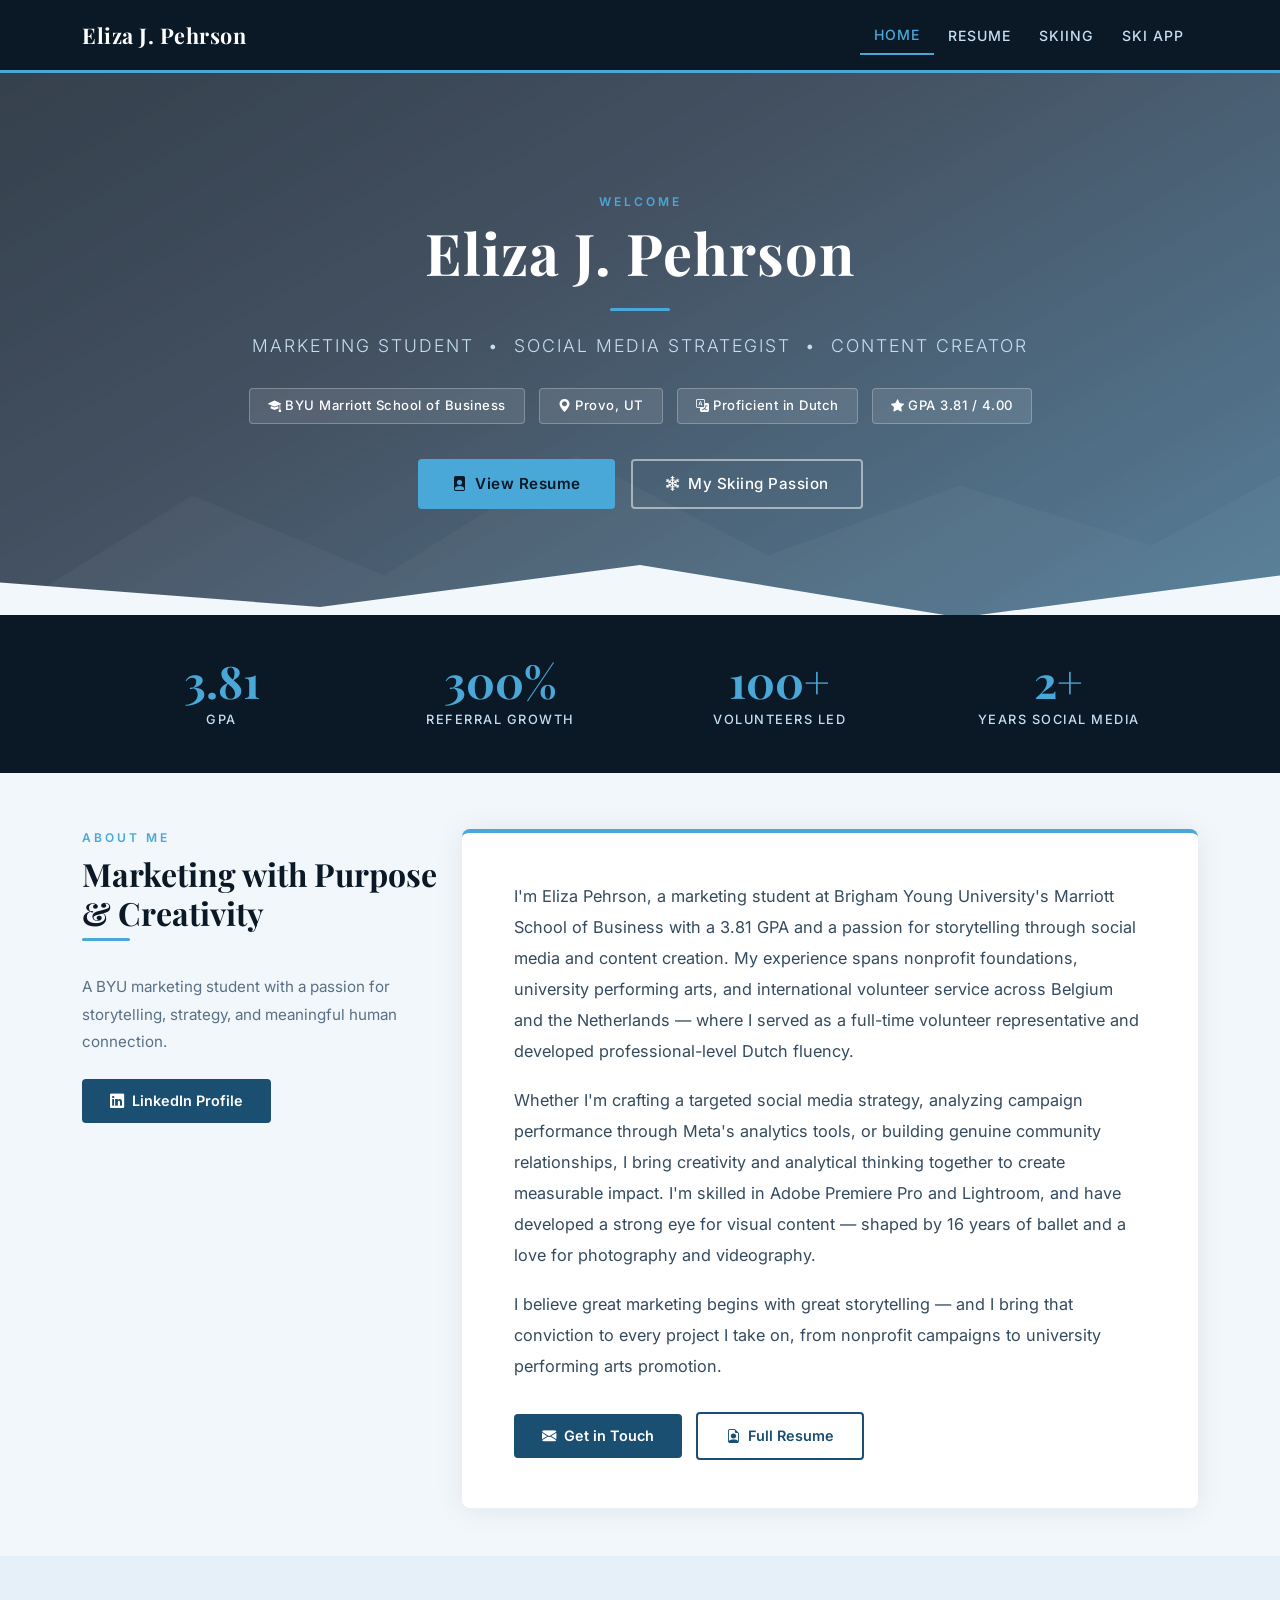
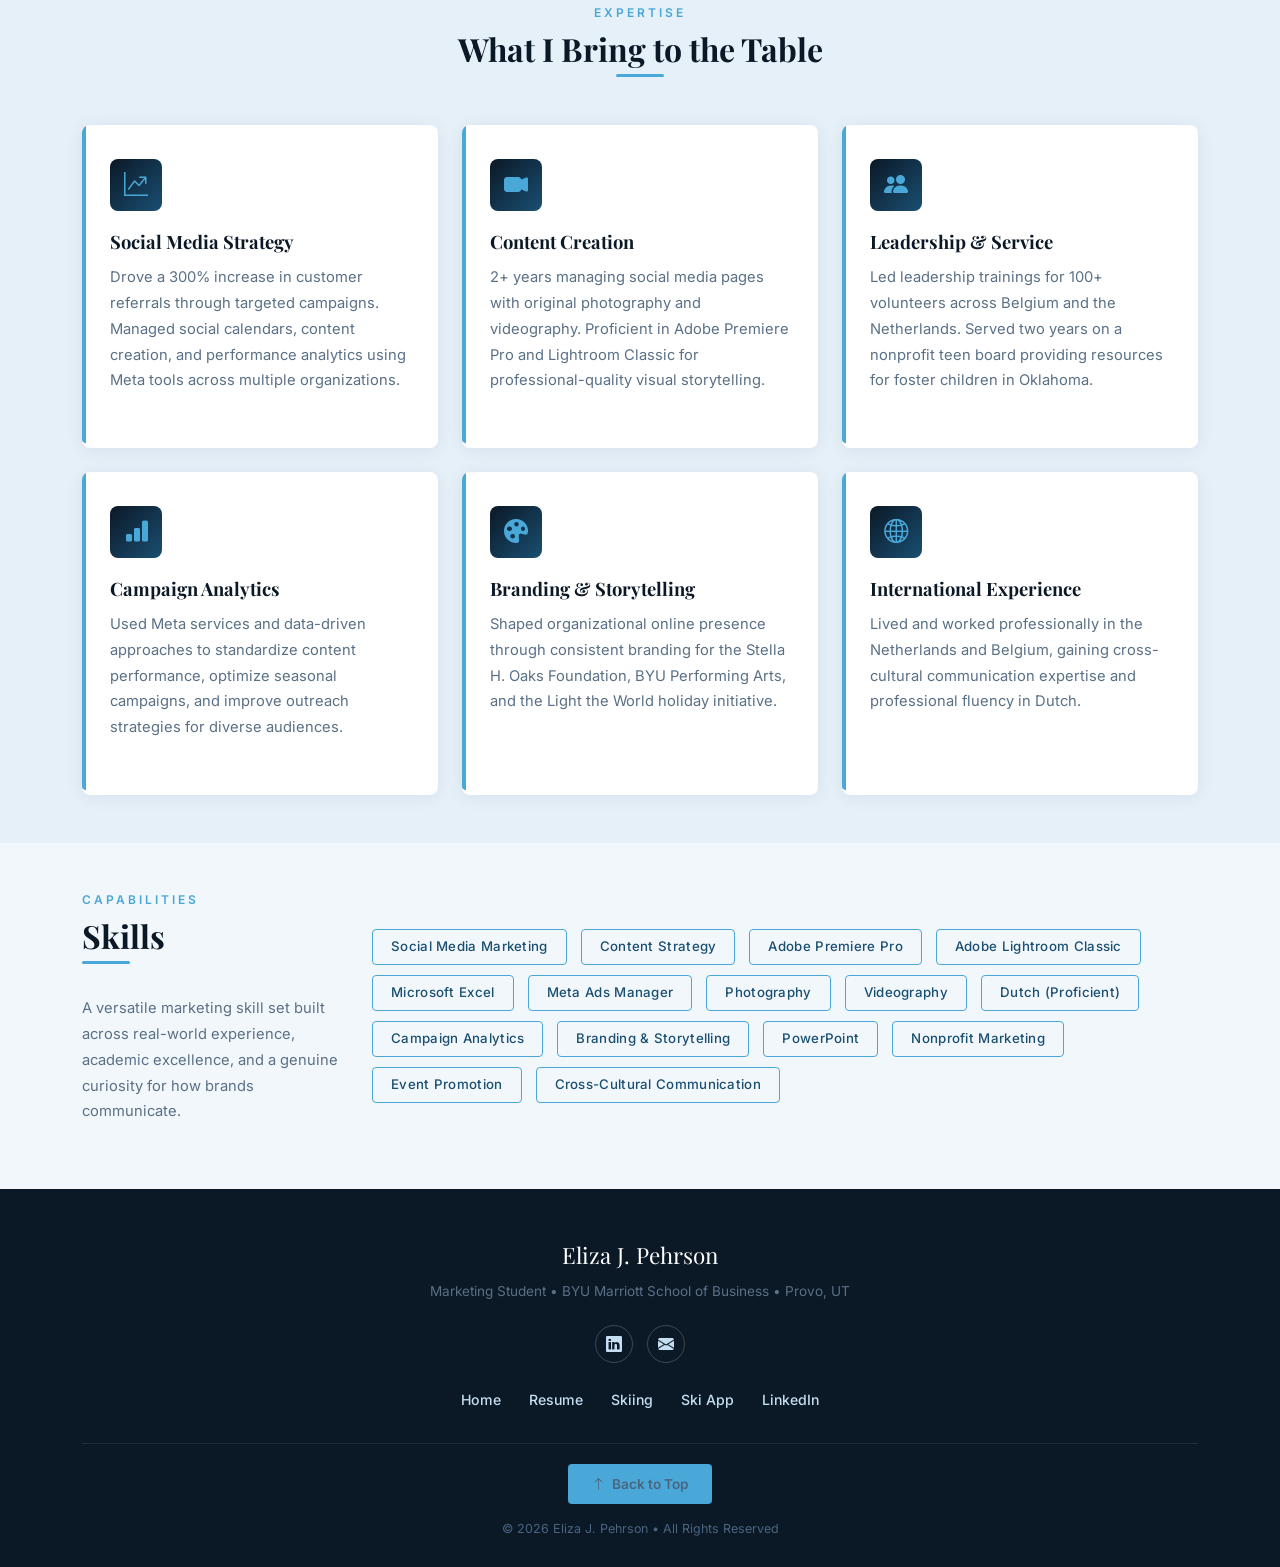
<file: index.html>
<!DOCTYPE html>
<html lang="en">
<head>
  <meta charset="UTF-8" />
  <meta name="viewport" content="width=device-width, initial-scale=1.0" />
  <title>Eliza J. Pehrson – Marketing Professional</title>
  <link rel="stylesheet" href="https://cdn.jsdelivr.net/npm/bootstrap@5.3.2/dist/css/bootstrap.min.css" />
  <link rel="stylesheet" href="https://cdn.jsdelivr.net/npm/bootstrap-icons@1.11.3/font/bootstrap-icons.min.css" />
  <link rel="preconnect" href="https://fonts.googleapis.com" />
  <link href="https://fonts.googleapis.com/css2?family=Playfair+Display:wght@400;700&family=Inter:wght@300;400;500;600&display=swap" rel="stylesheet" />
  <style>
    :root {
      --navy:   #0b1826;
      --navy2:  #132337;
      --blue:   #1a4f72;
      --mid:    #1f6291;
      --accent: #4aa8d8;
      --ice:    #c5def2;
      --snow:   #f2f7fb;
      --white:  #ffffff;
      --text:   #1e2d3d;
      --muted:  #5a7086;
    }

    body {
      font-family: 'Inter', sans-serif;
      background-color: var(--snow);
      color: var(--text);
    }

    /* ===== NAVBAR ===== */
    .navbar {
      background-color: var(--navy) !important;
      border-bottom: 3px solid var(--accent);
      padding: 14px 0;
    }
    .navbar-brand {
      color: #fff !important;
      font-family: 'Playfair Display', serif;
      font-size: 1.35rem;
      font-weight: 700;
      letter-spacing: 0.5px;
    }
    .nav-link {
      color: var(--ice) !important;
      font-size: 0.88rem;
      font-weight: 500;
      letter-spacing: 1px;
      text-transform: uppercase;
      padding: 8px 14px !important;
      transition: color 0.2s;
    }
    .nav-link:hover, .nav-link.active {
      color: var(--accent) !important;
    }
    .nav-link.active {
      border-bottom: 2px solid var(--accent);
    }

    /* ===== HERO ===== */
    .hero {
      background:
        linear-gradient(150deg, rgba(11,24,38,0.82) 0%, rgba(19,35,55,0.78) 40%, rgba(26,79,114,0.72) 100%),
        url('https://images.unsplash.com/photo-1506905925346-21bda4d32df4?w=1800&auto=format&fit=crop&q=80') center/cover no-repeat;
      color: #fff;
      padding: 120px 0 100px;
      position: relative;
      overflow: hidden;
    }
    .hero::after {
      content: '';
      position: absolute;
      bottom: -2px; left: 0; right: 0;
      height: 70px;
      background: var(--snow);
      clip-path: polygon(0 100%, 100% 100%, 100% 40%, 75% 100%, 50% 25%, 25% 85%, 0 50%);
    }
    /* Subtle mountain silhouette overlay */
    .hero::before {
      content: '';
      position: absolute;
      bottom: 0; left: 0; right: 0;
      height: 200px;
      background: rgba(255,255,255,0.03);
      clip-path: polygon(0 100%, 15% 40%, 30% 80%, 45% 20%, 60% 70%, 75% 35%, 90% 65%, 100% 30%, 100% 100%);
    }
    .hero h1 {
      font-family: 'Playfair Display', serif;
      font-size: 3.6rem;
      font-weight: 700;
      letter-spacing: 1px;
      line-height: 1.15;
    }
    .hero .subtitle {
      font-size: 1.1rem;
      font-weight: 300;
      color: var(--ice);
      letter-spacing: 2px;
      text-transform: uppercase;
      margin-top: 10px;
    }
    .hero .divider-line {
      width: 60px;
      height: 3px;
      background: var(--accent);
      margin: 22px auto;
      border-radius: 2px;
    }
    .hero .badge-tag {
      background-color: rgba(255,255,255,0.1);
      color: #fff;
      border: 1px solid rgba(255,255,255,0.25);
      border-radius: 4px;
      padding: 7px 18px;
      margin: 5px;
      font-size: 0.82rem;
      font-weight: 500;
      letter-spacing: 0.5px;
      display: inline-block;
    }
    .hero-btn-primary {
      background-color: var(--accent);
      color: var(--navy);
      border: none;
      padding: 14px 34px;
      border-radius: 4px;
      font-weight: 600;
      font-size: 0.95rem;
      letter-spacing: 0.5px;
      text-decoration: none;
      display: inline-block;
      transition: all 0.2s;
      margin: 6px;
    }
    .hero-btn-primary:hover {
      background-color: #fff;
      color: var(--navy);
      transform: translateY(-2px);
      box-shadow: 0 6px 20px rgba(0,0,0,0.25);
    }
    .hero-btn-outline {
      background-color: transparent;
      color: #fff;
      border: 2px solid rgba(255,255,255,0.5);
      padding: 12px 32px;
      border-radius: 4px;
      font-weight: 500;
      font-size: 0.95rem;
      letter-spacing: 0.5px;
      text-decoration: none;
      display: inline-block;
      transition: all 0.2s;
      margin: 6px;
    }
    .hero-btn-outline:hover {
      border-color: #fff;
      background-color: rgba(255,255,255,0.08);
      color: #fff;
      transform: translateY(-2px);
    }

    /* ===== SECTIONS ===== */
    .section-label {
      font-size: 0.75rem;
      font-weight: 600;
      text-transform: uppercase;
      letter-spacing: 3px;
      color: var(--accent);
      margin-bottom: 8px;
    }
    .section-heading {
      font-family: 'Playfair Display', serif;
      font-size: 2rem;
      font-weight: 700;
      color: var(--navy);
      margin-bottom: 6px;
    }
    .section-rule {
      width: 48px;
      height: 3px;
      background: var(--accent);
      border-radius: 2px;
      margin-bottom: 32px;
    }

    /* ===== ABOUT ===== */
    .about-card {
      background: var(--white);
      border-radius: 8px;
      box-shadow: 0 2px 30px rgba(11,24,38,0.08);
      padding: 48px 52px;
      border-top: 4px solid var(--accent);
    }
    .about-card p {
      font-size: 1.02rem;
      line-height: 1.9;
      color: #344a5f;
      margin-bottom: 18px;
    }
    .about-btn {
      display: inline-block;
      padding: 11px 28px;
      border-radius: 4px;
      font-size: 0.9rem;
      font-weight: 600;
      text-decoration: none;
      margin-right: 10px;
      margin-top: 6px;
      transition: all 0.2s;
    }
    .about-btn-primary {
      background: var(--blue);
      color: #fff;
    }
    .about-btn-primary:hover { background: var(--mid); color: #fff; transform: translateY(-1px); }
    .about-btn-outline {
      background: transparent;
      color: var(--blue);
      border: 2px solid var(--blue);
    }
    .about-btn-outline:hover { background: var(--blue); color: #fff; transform: translateY(-1px); }

    /* ===== STAT STRIP ===== */
    .stat-strip {
      background: var(--navy);
      color: #fff;
      padding: 44px 0;
    }
    .stat-item {
      text-align: center;
      padding: 0 20px;
    }
    .stat-number {
      font-family: 'Playfair Display', serif;
      font-size: 2.8rem;
      font-weight: 700;
      color: var(--accent);
      line-height: 1;
    }
    .stat-label {
      font-size: 0.8rem;
      font-weight: 500;
      color: var(--ice);
      text-transform: uppercase;
      letter-spacing: 1.5px;
      margin-top: 6px;
    }
    .stat-item + .stat-item {
      border-left: 1px solid rgba(255,255,255,0.15);
    }

    /* ===== HIGHLIGHT CARDS ===== */
    .highlight-section { background-color: #e6f0f9; }
    .hcard {
      background: var(--white);
      border-radius: 8px;
      padding: 34px 28px;
      box-shadow: 0 2px 18px rgba(11,24,38,0.07);
      height: 100%;
      border-bottom: 4px solid transparent;
      transition: all 0.25s;
      position: relative;
      overflow: hidden;
    }
    .hcard::before {
      content: '';
      position: absolute;
      top: 0; left: 0;
      width: 4px;
      height: 100%;
      background: var(--accent);
    }
    .hcard:hover {
      transform: translateY(-6px);
      box-shadow: 0 12px 36px rgba(11,24,38,0.14);
      border-bottom-color: var(--accent);
    }
    .hcard-icon {
      width: 52px; height: 52px;
      background: linear-gradient(135deg, var(--navy), var(--blue));
      border-radius: 8px;
      display: flex;
      align-items: center;
      justify-content: center;
      font-size: 1.5rem;
      color: var(--accent);
      margin-bottom: 20px;
    }
    .hcard h5 {
      font-family: 'Playfair Display', serif;
      font-size: 1.15rem;
      font-weight: 700;
      color: var(--navy);
      margin-bottom: 12px;
    }
    .hcard p {
      font-size: 0.92rem;
      color: var(--muted);
      line-height: 1.75;
    }

    /* ===== SKILLS ===== */
    .skill-tag {
      display: inline-block;
      background: transparent;
      color: var(--blue);
      border: 1.5px solid var(--accent);
      border-radius: 4px;
      padding: 7px 18px;
      margin: 5px;
      font-size: 0.83rem;
      font-weight: 500;
      letter-spacing: 0.3px;
      transition: all 0.2s;
    }
    .skill-tag:hover {
      background: var(--blue);
      color: #fff;
      border-color: var(--blue);
    }

    /* ===== FOOTER ===== */
    footer {
      background-color: var(--navy);
      color: var(--ice);
      padding: 50px 0 28px;
    }
    .footer-brand {
      font-family: 'Playfair Display', serif;
      font-size: 1.4rem;
      color: #fff;
      margin-bottom: 8px;
    }
    .footer-tagline {
      font-size: 0.85rem;
      color: var(--muted);
      margin-bottom: 24px;
    }
    .footer-links a {
      color: var(--ice);
      text-decoration: none;
      font-size: 0.88rem;
      margin: 0 12px;
      font-weight: 500;
      transition: color 0.2s;
    }
    .footer-links a:hover { color: var(--accent); }
    .footer-social a {
      display: inline-flex;
      align-items: center;
      justify-content: center;
      width: 38px; height: 38px;
      border: 1.5px solid rgba(255,255,255,0.2);
      border-radius: 50%;
      color: var(--ice);
      font-size: 1rem;
      margin: 0 5px;
      text-decoration: none;
      transition: all 0.2s;
    }
    .footer-social a:hover {
      border-color: var(--accent);
      color: var(--accent);
      transform: translateY(-2px);
    }
    .footer-bottom {
      border-top: 1px solid rgba(255,255,255,0.08);
      margin-top: 32px;
      padding-top: 20px;
      font-size: 0.78rem;
      color: #4a6580;
    }
    .footer-bottom a { color: #4a6580; text-decoration: none; }
    .footer-bottom a:hover { color: var(--accent); }
    .back-to-top {
      display: inline-flex;
      align-items: center;
      gap: 6px;
      background-color: var(--accent);
      color: var(--navy);
      padding: 10px 24px;
      border-radius: 4px;
      font-size: 0.85rem;
      font-weight: 600;
      text-decoration: none;
      transition: all 0.2s;
    }
    .back-to-top:hover {
      background-color: #fff;
      color: var(--navy);
      transform: translateY(-2px);
    }
  </style>
</head>
<body>
  <div id="top"></div>

  <!-- NAVBAR -->
  <nav class="navbar navbar-expand-lg sticky-top">
    <div class="container">
      <a class="navbar-brand" href="index.html">Eliza J. Pehrson</a>
      <button class="navbar-toggler" type="button" data-bs-toggle="collapse" data-bs-target="#navMenu">
        <span class="navbar-toggler-icon" style="filter:invert(1);"></span>
      </button>
      <div class="collapse navbar-collapse" id="navMenu">
        <ul class="navbar-nav ms-auto align-items-center">
          <li class="nav-item"><a class="nav-link active" href="index.html">Home</a></li>
          <li class="nav-item"><a class="nav-link" href="resume.html">Resume</a></li>
          <li class="nav-item"><a class="nav-link" href="scratch.html">Skiing</a></li>
          <li class="nav-item"><a class="nav-link" href="app.html">Ski App</a></li>
        </ul>
      </div>
    </div>
  </nav>

  <!-- HERO -->
  <section class="hero text-center">
    <div class="container position-relative">
      <p class="section-label" style="color:var(--accent);">Welcome</p>
      <h1>Eliza J. Pehrson</h1>
      <div class="divider-line"></div>
      <p class="subtitle">Marketing Student &nbsp;&bull;&nbsp; Social Media Strategist &nbsp;&bull;&nbsp; Content Creator</p>
      <div class="mt-4 mb-4">
        <span class="badge-tag"><i class="bi bi-mortarboard-fill me-1"></i>BYU Marriott School of Business</span>
        <span class="badge-tag"><i class="bi bi-geo-alt-fill me-1"></i>Provo, UT</span>
        <span class="badge-tag"><i class="bi bi-translate me-1"></i>Proficient in Dutch</span>
        <span class="badge-tag"><i class="bi bi-star-fill me-1"></i>GPA 3.81 / 4.00</span>
      </div>
      <div>
        <a href="resume.html" class="hero-btn-primary"><i class="bi bi-file-person-fill me-2"></i>View Resume</a>
        <a href="scratch.html" class="hero-btn-outline"><i class="bi bi-snow2 me-2"></i>My Skiing Passion</a>
      </div>
    </div>
  </section>

  <!-- STAT STRIP -->
  <div class="stat-strip">
    <div class="container">
      <div class="row g-0 text-center">
        <div class="col-6 col-md-3">
          <div class="stat-item">
            <div class="stat-number">3.81</div>
            <div class="stat-label">GPA</div>
          </div>
        </div>
        <div class="col-6 col-md-3">
          <div class="stat-item">
            <div class="stat-number">300%</div>
            <div class="stat-label">Referral Growth</div>
          </div>
        </div>
        <div class="col-6 col-md-3">
          <div class="stat-item">
            <div class="stat-number">100+</div>
            <div class="stat-label">Volunteers Led</div>
          </div>
        </div>
        <div class="col-6 col-md-3">
          <div class="stat-item">
            <div class="stat-number">2+</div>
            <div class="stat-label">Years Social Media</div>
          </div>
        </div>
      </div>
    </div>
  </div>

  <!-- ABOUT -->
  <section class="py-5 mt-2">
    <div class="container">
      <div class="row align-items-start">
        <div class="col-lg-4 mb-4 mb-lg-0">
          <p class="section-label">About Me</p>
          <h2 class="section-heading">Marketing with Purpose &amp; Creativity</h2>
          <div class="section-rule"></div>
          <p style="color:var(--muted); font-size:0.95rem; line-height:1.8;">
            A BYU marketing student with a passion for storytelling, strategy, and meaningful human connection.
          </p>
          <a href="https://www.linkedin.com/in/eliza-pehrson-025875394" target="_blank" class="about-btn about-btn-primary mt-2">
            <i class="bi bi-linkedin me-2"></i>LinkedIn Profile
          </a>
        </div>
        <div class="col-lg-8">
          <div class="about-card">
            <p>
              I'm Eliza Pehrson, a marketing student at Brigham Young University's Marriott School of Business
              with a 3.81 GPA and a passion for storytelling through social media and content creation.
              My experience spans nonprofit foundations, university performing arts, and international volunteer
              service across Belgium and the Netherlands — where I served as a full-time volunteer representative
              and developed professional-level Dutch fluency.
            </p>
            <p>
              Whether I'm crafting a targeted social media strategy, analyzing campaign performance through Meta's
              analytics tools, or building genuine community relationships, I bring creativity and analytical
              thinking together to create measurable impact. I'm skilled in Adobe Premiere Pro and Lightroom,
              and have developed a strong eye for visual content — shaped by 16 years of ballet and a love for
              photography and videography.
            </p>
            <p style="margin-bottom:0;">
              I believe great marketing begins with great storytelling — and I bring that conviction to every
              project I take on, from nonprofit campaigns to university performing arts promotion.
            </p>
            <div class="mt-4">
              <a href="mailto:elizajanep@gmail.com" class="about-btn about-btn-primary">
                <i class="bi bi-envelope-fill me-2"></i>Get in Touch
              </a>
              <a href="resume.html" class="about-btn about-btn-outline">
                <i class="bi bi-file-earmark-person me-2"></i>Full Resume
              </a>
            </div>
          </div>
        </div>
      </div>
    </div>
  </section>

  <!-- HIGHLIGHTS -->
  <section class="py-5 highlight-section">
    <div class="container">
      <div class="text-center mb-5">
        <p class="section-label">Expertise</p>
        <h2 class="section-heading">What I Bring to the Table</h2>
        <div class="section-rule mx-auto"></div>
      </div>
      <div class="row g-4">
        <div class="col-md-4">
          <div class="hcard">
            <div class="hcard-icon"><i class="bi bi-graph-up-arrow"></i></div>
            <h5>Social Media Strategy</h5>
            <p>Drove a 300% increase in customer referrals through targeted campaigns. Managed social calendars, content creation, and performance analytics using Meta tools across multiple organizations.</p>
          </div>
        </div>
        <div class="col-md-4">
          <div class="hcard">
            <div class="hcard-icon"><i class="bi bi-camera-video-fill"></i></div>
            <h5>Content Creation</h5>
            <p>2+ years managing social media pages with original photography and videography. Proficient in Adobe Premiere Pro and Lightroom Classic for professional-quality visual storytelling.</p>
          </div>
        </div>
        <div class="col-md-4">
          <div class="hcard">
            <div class="hcard-icon"><i class="bi bi-people-fill"></i></div>
            <h5>Leadership &amp; Service</h5>
            <p>Led leadership trainings for 100+ volunteers across Belgium and the Netherlands. Served two years on a nonprofit teen board providing resources for foster children in Oklahoma.</p>
          </div>
        </div>
        <div class="col-md-4">
          <div class="hcard">
            <div class="hcard-icon"><i class="bi bi-bar-chart-fill"></i></div>
            <h5>Campaign Analytics</h5>
            <p>Used Meta services and data-driven approaches to standardize content performance, optimize seasonal campaigns, and improve outreach strategies for diverse audiences.</p>
          </div>
        </div>
        <div class="col-md-4">
          <div class="hcard">
            <div class="hcard-icon"><i class="bi bi-palette-fill"></i></div>
            <h5>Branding &amp; Storytelling</h5>
            <p>Shaped organizational online presence through consistent branding for the Stella H. Oaks Foundation, BYU Performing Arts, and the Light the World holiday initiative.</p>
          </div>
        </div>
        <div class="col-md-4">
          <div class="hcard">
            <div class="hcard-icon"><i class="bi bi-globe2"></i></div>
            <h5>International Experience</h5>
            <p>Lived and worked professionally in the Netherlands and Belgium, gaining cross-cultural communication expertise and professional fluency in Dutch.</p>
          </div>
        </div>
      </div>
    </div>
  </section>

  <!-- SKILLS -->
  <section class="py-5">
    <div class="container">
      <div class="row align-items-center">
        <div class="col-lg-3 mb-4 mb-lg-0">
          <p class="section-label">Capabilities</p>
          <h2 class="section-heading">Skills</h2>
          <div class="section-rule"></div>
          <p style="font-size:0.92rem; color:var(--muted); line-height:1.75;">
            A versatile marketing skill set built across real-world experience, academic excellence, and a genuine curiosity for how brands communicate.
          </p>
        </div>
        <div class="col-lg-9">
          <span class="skill-tag">Social Media Marketing</span>
          <span class="skill-tag">Content Strategy</span>
          <span class="skill-tag">Adobe Premiere Pro</span>
          <span class="skill-tag">Adobe Lightroom Classic</span>
          <span class="skill-tag">Microsoft Excel</span>
          <span class="skill-tag">Meta Ads Manager</span>
          <span class="skill-tag">Photography</span>
          <span class="skill-tag">Videography</span>
          <span class="skill-tag">Dutch (Proficient)</span>
          <span class="skill-tag">Campaign Analytics</span>
          <span class="skill-tag">Branding &amp; Storytelling</span>
          <span class="skill-tag">PowerPoint</span>
          <span class="skill-tag">Nonprofit Marketing</span>
          <span class="skill-tag">Event Promotion</span>
          <span class="skill-tag">Cross-Cultural Communication</span>
        </div>
      </div>
    </div>
  </section>

  <!-- FOOTER -->
  <footer>
    <div class="container text-center">
      <div class="footer-brand">Eliza J. Pehrson</div>
      <div class="footer-tagline">Marketing Student &bull; BYU Marriott School of Business &bull; Provo, UT</div>

      <div class="footer-social mb-4">
        <a href="https://www.linkedin.com/in/eliza-pehrson-025875394" target="_blank" title="LinkedIn"><i class="bi bi-linkedin"></i></a>
        <a href="mailto:elizajanep@gmail.com" title="Email"><i class="bi bi-envelope-fill"></i></a>
      </div>

      <div class="footer-links mb-4">
        <a href="index.html">Home</a>
        <a href="resume.html">Resume</a>
        <a href="scratch.html">Skiing</a>
        <a href="app.html">Ski App</a>
        <a href="https://www.linkedin.com/in/eliza-pehrson-025875394" target="_blank">LinkedIn</a>
      </div>

      <div class="footer-bottom">
        <div class="mb-3">
          <a href="#top" class="back-to-top"><i class="bi bi-arrow-up"></i>Back to Top</a>
        </div>
        <p class="mb-0">&copy; 2026 Eliza J. Pehrson &bull; All Rights Reserved</p>
      </div>
    </div>
  </footer>

  <script src="https://cdn.jsdelivr.net/npm/bootstrap@5.3.2/dist/js/bootstrap.bundle.min.js"></script>
</body>
</html>
</file>
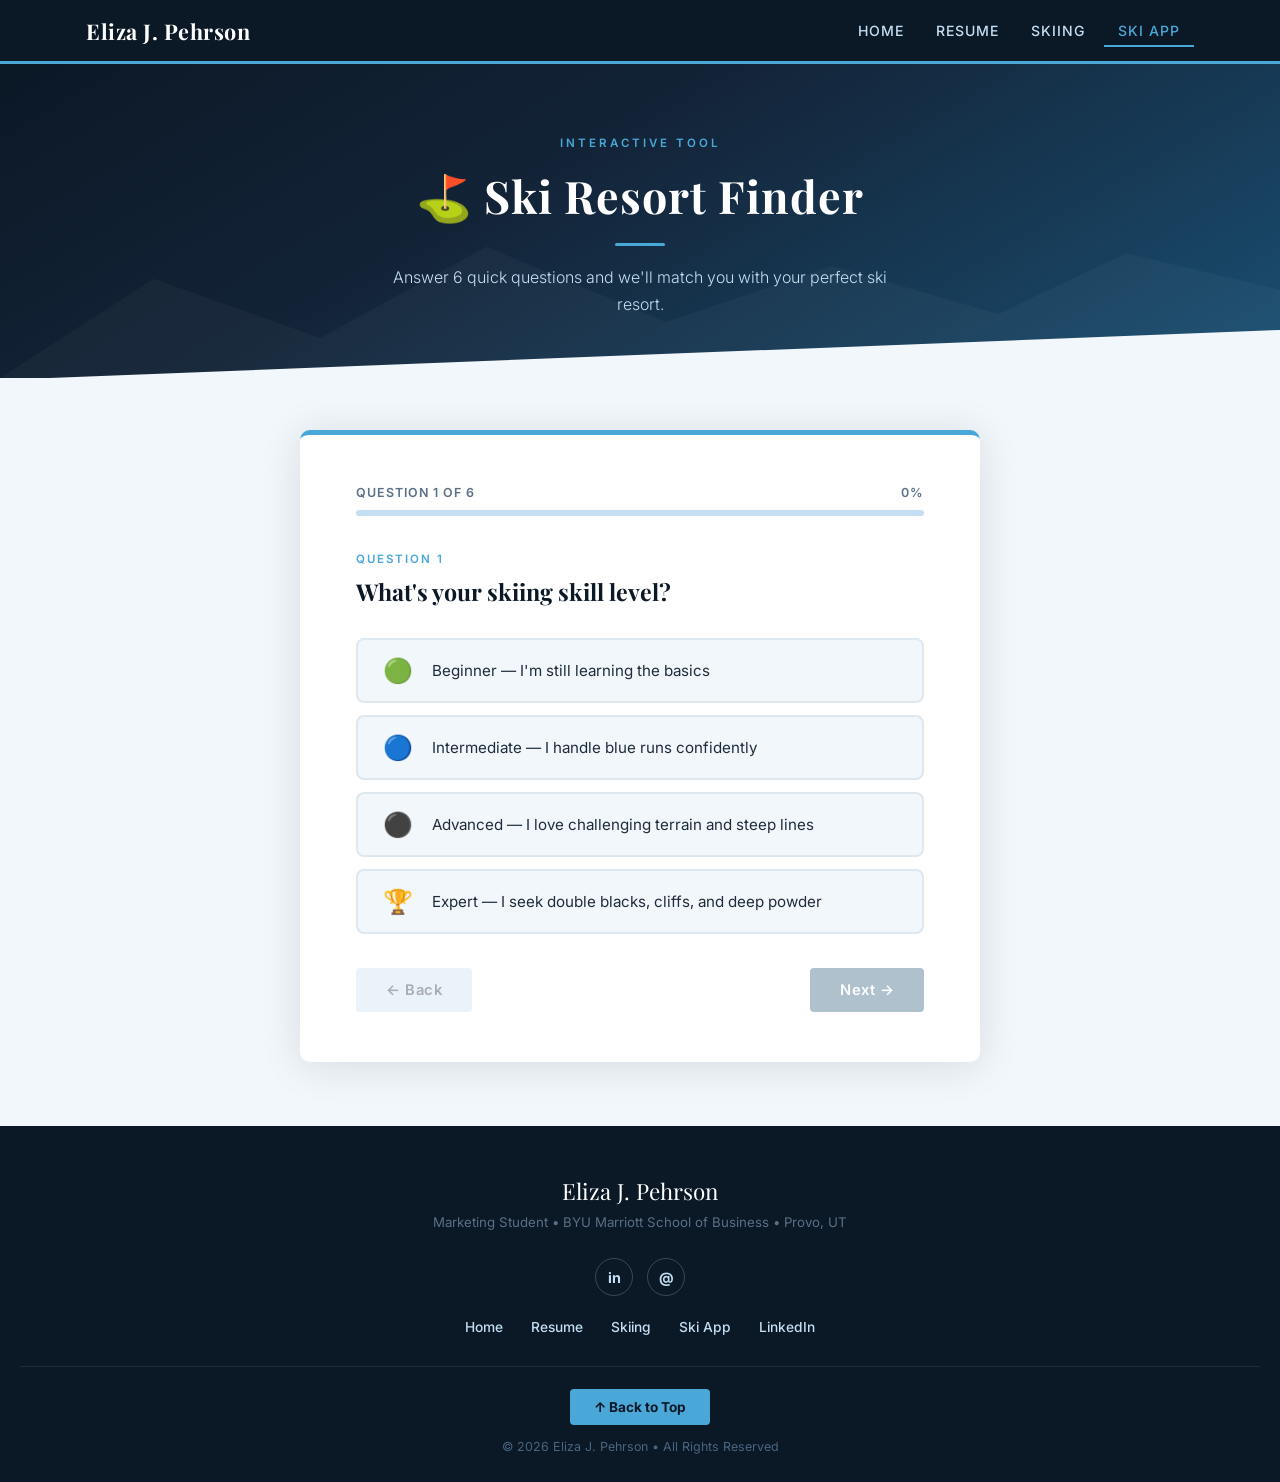
<file: app.html>
<!DOCTYPE html>
<html lang="en">
<head>
  <meta charset="UTF-8" />
  <meta name="viewport" content="width=device-width, initial-scale=1.0" />
  <title>Ski Resort Finder – Eliza J. Pehrson</title>
  <link rel="preconnect" href="https://fonts.googleapis.com" />
  <link href="https://fonts.googleapis.com/css2?family=Playfair+Display:wght@400;700&family=Inter:wght@300;400;500;600;700&display=swap" rel="stylesheet" />
  <style>
    *, *::before, *::after { box-sizing: border-box; margin: 0; padding: 0; }

    :root {
      --navy:   #0b1826;
      --navy2:  #132337;
      --blue:   #1a4f72;
      --mid:    #1f6291;
      --accent: #4aa8d8;
      --ice:    #c5def2;
      --snow:   #f2f7fb;
      --white:  #ffffff;
      --text:   #1e2d3d;
      --muted:  #5a7086;
    }

    body {
      font-family: 'Inter', sans-serif;
      background: var(--snow);
      min-height: 100vh;
      color: var(--text);
    }

    /* ===== NAV ===== */
    nav {
      background: var(--navy);
      border-bottom: 3px solid var(--accent);
      padding: 14px 0;
      position: sticky;
      top: 0;
      z-index: 100;
    }
    nav .nav-inner {
      max-width: 1140px;
      margin: 0 auto;
      padding: 0 16px;
      display: flex;
      justify-content: space-between;
      align-items: center;
    }
    nav .brand {
      color: #fff;
      font-family: 'Playfair Display', serif;
      font-size: 1.35rem;
      font-weight: 700;
      text-decoration: none;
      letter-spacing: 0.5px;
    }
    nav .links a {
      color: var(--ice);
      text-decoration: none;
      font-size: 0.88rem;
      font-weight: 500;
      letter-spacing: 1px;
      text-transform: uppercase;
      padding: 8px 14px;
      display: inline-block;
      transition: color 0.2s;
    }
    nav .links a:hover { color: var(--accent); }
    nav .links a.active { color: var(--accent); border-bottom: 2px solid var(--accent); padding-bottom: 6px; }

    /* ===== PAGE HEADER ===== */
    header {
      background: linear-gradient(150deg, var(--navy) 0%, var(--navy2) 40%, var(--blue) 100%);
      color: #fff;
      text-align: center;
      padding: 70px 20px 60px;
      position: relative;
      overflow: hidden;
    }
    header::before {
      content: '';
      position: absolute;
      bottom: 0; left: 0; right: 0;
      height: 160px;
      background: rgba(255,255,255,0.03);
      clip-path: polygon(0 100%, 12% 38%, 25% 75%, 38% 18%, 52% 65%, 65% 30%, 78% 60%, 88% 22%, 100% 45%, 100% 100%);
    }
    header::after {
      content: '';
      position: absolute;
      bottom: -2px; left: 0; right: 0;
      height: 50px;
      background: var(--snow);
      clip-path: polygon(0 100%, 100% 100%, 100% 0);
    }
    .header-label {
      font-size: 0.72rem;
      font-weight: 600;
      text-transform: uppercase;
      letter-spacing: 3px;
      color: var(--accent);
      margin-bottom: 12px;
    }
    header h1 {
      font-family: 'Playfair Display', serif;
      font-size: 2.8rem;
      font-weight: 700;
      letter-spacing: 1px;
      position: relative;
    }
    .header-rule {
      width: 50px; height: 3px;
      background: var(--accent);
      border-radius: 2px;
      margin: 18px auto;
    }
    header p {
      font-size: 1rem;
      color: var(--ice);
      max-width: 500px;
      margin: 0 auto;
      line-height: 1.7;
      font-weight: 300;
      position: relative;
    }

    /* ===== MAIN WRAPPER ===== */
    main {
      max-width: 720px;
      margin: 52px auto 64px;
      padding: 0 20px;
    }

    /* ===== QUIZ CARD ===== */
    .quiz-card {
      background: var(--white);
      border-radius: 10px;
      box-shadow: 0 4px 40px rgba(11,24,38,0.12);
      padding: 50px 56px;
      border-top: 5px solid var(--accent);
    }

    /* ===== PROGRESS ===== */
    .progress-wrap { margin-bottom: 36px; }
    .progress-meta {
      display: flex;
      justify-content: space-between;
      font-size: 0.78rem;
      font-weight: 600;
      color: var(--muted);
      text-transform: uppercase;
      letter-spacing: 1px;
      margin-bottom: 10px;
    }
    .progress-track {
      background: var(--ice);
      border-radius: 10px;
      height: 6px;
    }
    .progress-fill {
      background: linear-gradient(90deg, var(--accent), var(--mid));
      height: 6px;
      border-radius: 10px;
      transition: width 0.4s ease;
    }

    /* ===== QUESTION ===== */
    .q-label {
      font-size: 0.72rem;
      font-weight: 600;
      text-transform: uppercase;
      letter-spacing: 2px;
      color: var(--accent);
      margin-bottom: 10px;
    }
    .q-text {
      font-family: 'Playfair Display', serif;
      font-size: 1.45rem;
      font-weight: 700;
      color: var(--navy);
      line-height: 1.4;
      margin-bottom: 30px;
    }

    /* ===== OPTIONS ===== */
    .options { display: flex; flex-direction: column; gap: 12px; }
    .option-btn {
      background: var(--snow);
      border: 2px solid #dde8f0;
      border-radius: 8px;
      padding: 16px 22px;
      font-size: 0.95rem;
      font-family: 'Inter', sans-serif;
      color: var(--text);
      cursor: pointer;
      text-align: left;
      display: flex;
      align-items: center;
      gap: 16px;
      transition: all 0.2s;
    }
    .option-btn:hover {
      border-color: var(--accent);
      background: #eaf4fb;
      transform: translateX(4px);
    }
    .option-btn.selected {
      border-color: var(--blue);
      background: #deeef9;
      font-weight: 600;
      color: var(--navy);
    }
    .option-icon { font-size: 1.5rem; flex-shrink: 0; width: 36px; text-align: center; }

    /* ===== NAV BUTTONS ===== */
    .btn-row {
      display: flex;
      justify-content: space-between;
      margin-top: 34px;
      gap: 12px;
    }
    .btn {
      padding: 13px 30px;
      border-radius: 4px;
      border: none;
      font-size: 0.92rem;
      font-weight: 600;
      font-family: 'Inter', sans-serif;
      cursor: pointer;
      letter-spacing: 0.5px;
      transition: all 0.2s;
    }
    .btn-primary { background: var(--blue); color: #fff; }
    .btn-primary:hover { background: var(--mid); transform: translateY(-2px); box-shadow: 0 4px 16px rgba(26,79,114,0.35); }
    .btn-secondary { background: var(--ice); color: var(--navy); }
    .btn-secondary:hover { background: #b3d4ed; transform: translateY(-2px); }
    .btn:disabled { opacity: 0.35; cursor: not-allowed; transform: none; box-shadow: none; }

    /* ===== RESULT ===== */
    #result-section { display: none; }

    .result-top {
      text-align: center;
      margin-bottom: 34px;
    }
    .result-badge {
      display: inline-flex;
      align-items: center;
      justify-content: center;
      width: 88px; height: 88px;
      background: linear-gradient(135deg, var(--navy), var(--blue));
      border-radius: 50%;
      font-size: 2.8rem;
      margin-bottom: 18px;
      box-shadow: 0 6px 24px rgba(11,24,38,0.25);
    }
    .result-top h2 {
      font-family: 'Playfair Display', serif;
      font-size: 1.8rem;
      font-weight: 700;
      color: var(--navy);
      margin-bottom: 6px;
    }
    .result-tagline {
      font-size: 0.95rem;
      color: var(--muted);
      font-style: italic;
    }

    .resort-card {
      background: linear-gradient(135deg, var(--navy) 0%, var(--blue) 100%);
      border-radius: 10px;
      color: #fff;
      padding: 34px 38px;
      margin: 24px 0;
    }
    .resort-name {
      font-family: 'Playfair Display', serif;
      font-size: 1.85rem;
      font-weight: 700;
      letter-spacing: 0.5px;
      margin-bottom: 6px;
    }
    .resort-loc {
      font-size: 0.85rem;
      color: var(--ice);
      margin-bottom: 20px;
      letter-spacing: 0.5px;
    }
    .resort-stats {
      display: flex;
      flex-wrap: wrap;
      gap: 12px;
      margin-bottom: 22px;
    }
    .stat-box {
      background: rgba(255,255,255,0.1);
      border: 1px solid rgba(255,255,255,0.15);
      border-radius: 6px;
      padding: 12px 18px;
      flex: 1 1 90px;
      text-align: center;
    }
    .stat-val {
      display: block;
      font-family: 'Playfair Display', serif;
      font-size: 1.4rem;
      font-weight: 700;
      color: var(--accent);
      line-height: 1;
    }
    .stat-lbl {
      display: block;
      font-size: 0.72rem;
      color: var(--ice);
      text-transform: uppercase;
      letter-spacing: 1px;
      margin-top: 4px;
    }
    .resort-desc {
      font-size: 0.95rem;
      line-height: 1.75;
      color: var(--ice);
    }

    .match-box {
      background: var(--snow);
      border-radius: 8px;
      border-left: 4px solid var(--accent);
      padding: 24px 28px;
      margin-bottom: 24px;
    }
    .match-box h4 {
      font-size: 0.72rem;
      font-weight: 700;
      text-transform: uppercase;
      letter-spacing: 2px;
      color: var(--blue);
      margin-bottom: 14px;
    }
    .match-box ul { list-style: none; padding: 0; }
    .match-box ul li {
      font-size: 0.93rem;
      color: #344a5f;
      padding: 6px 0 6px 26px;
      position: relative;
      border-bottom: 1px solid #e8f0f7;
      line-height: 1.55;
    }
    .match-box ul li:last-child { border-bottom: none; }
    .match-box ul li::before {
      content: '✓';
      color: var(--accent);
      font-weight: 700;
      position: absolute;
      left: 0;
    }

    .retry-btn {
      display: block;
      width: 100%;
      padding: 16px;
      background: linear-gradient(135deg, var(--navy), var(--mid));
      color: #fff;
      border: none;
      border-radius: 6px;
      font-size: 1rem;
      font-weight: 700;
      font-family: 'Inter', sans-serif;
      cursor: pointer;
      letter-spacing: 0.5px;
      transition: opacity 0.2s, transform 0.2s;
    }
    .retry-btn:hover { opacity: 0.88; transform: translateY(-2px); }

    /* ===== FOOTER ===== */
    footer {
      background: var(--navy);
      color: var(--ice);
      text-align: center;
      padding: 50px 20px 28px;
    }
    .footer-brand {
      font-family: 'Playfair Display', serif;
      font-size: 1.4rem;
      color: #fff;
      margin-bottom: 8px;
    }
    .footer-tagline { font-size: 0.83rem; color: var(--muted); margin-bottom: 28px; }
    .footer-social a {
      display: inline-flex;
      align-items: center;
      justify-content: center;
      width: 38px; height: 38px;
      border: 1.5px solid rgba(255,255,255,0.2);
      border-radius: 50%;
      color: var(--ice);
      font-size: 0.9rem;
      font-weight: 700;
      margin: 0 5px 20px;
      text-decoration: none;
      transition: all 0.2s;
    }
    .footer-social a:hover { border-color: var(--accent); color: var(--accent); transform: translateY(-2px); }
    .footer-links a {
      color: var(--ice);
      text-decoration: none;
      font-size: 0.86rem;
      margin: 0 12px;
      font-weight: 500;
      transition: color 0.2s;
    }
    .footer-links a:hover { color: var(--accent); }
    .footer-bottom {
      border-top: 1px solid rgba(255,255,255,0.08);
      margin-top: 30px;
      padding-top: 22px;
      font-size: 0.78rem;
      color: #4a6580;
    }
    .back-to-top {
      display: inline-flex;
      align-items: center;
      gap: 6px;
      background-color: var(--accent);
      color: var(--navy);
      padding: 10px 24px;
      border-radius: 4px;
      font-size: 0.85rem;
      font-weight: 700;
      text-decoration: none;
      transition: all 0.2s;
      margin-bottom: 14px;
    }
    .back-to-top:hover { background: #fff; color: var(--navy); transform: translateY(-2px); }

    @media (max-width: 600px) {
      .quiz-card { padding: 30px 20px; }
      nav { flex-direction: column; gap: 10px; padding: 14px 20px; }
      nav .links a { margin-left: 10px; margin-right: 10px; }
      .resort-card { padding: 24px 22px; }
    }
  </style>
</head>
<body>
  <div id="top"></div>

  <nav>
    <div class="nav-inner">
      <a href="index.html" class="brand">Eliza J. Pehrson</a>
      <div class="links">
        <a href="index.html">Home</a>
        <a href="resume.html">Resume</a>
        <a href="scratch.html">Skiing</a>
        <a href="app.html" class="active">Ski App</a>
      </div>
    </div>
  </nav>

  <header>
    <p class="header-label">Interactive Tool</p>
    <h1>&#9971; Ski Resort Finder</h1>
    <div class="header-rule"></div>
    <p>Answer 6 quick questions and we'll match you with your perfect ski resort.</p>
  </header>

  <main>
    <div class="quiz-card">

      <!-- QUIZ -->
      <div id="quiz-section">
        <div class="progress-wrap">
          <div class="progress-meta">
            <span id="progress-text">Question 1 of 6</span>
            <span id="progress-pct">0%</span>
          </div>
          <div class="progress-track">
            <div class="progress-fill" id="progress-fill" style="width:0%;"></div>
          </div>
        </div>

        <div class="q-label" id="q-num">Question 1</div>
        <div class="q-text" id="q-text"></div>
        <div class="options" id="q-options"></div>

        <div class="btn-row">
          <button class="btn btn-secondary" id="btn-back" onclick="goBack()" disabled>&#8592; Back</button>
          <button class="btn btn-primary" id="btn-next" onclick="goNext()" disabled>Next &#8594;</button>
        </div>
      </div>

      <!-- RESULT -->
      <div id="result-section">
        <div class="result-top">
          <div class="result-badge" id="result-badge">&#9971;</div>
          <h2>Your Perfect Resort</h2>
          <p class="result-tagline" id="result-tagline"></p>
        </div>

        <div class="resort-card">
          <div class="resort-name" id="resort-name"></div>
          <div class="resort-loc" id="resort-loc"></div>
          <div class="resort-stats" id="resort-stats"></div>
          <div class="resort-desc" id="resort-desc"></div>
        </div>

        <div class="match-box">
          <h4>Why You'll Love It</h4>
          <ul id="match-reasons"></ul>
        </div>

        <button class="retry-btn" onclick="resetQuiz()">&#8635; &nbsp; Retake the Quiz</button>
      </div>

    </div>
  </main>

  <footer>
    <div class="footer-brand">Eliza J. Pehrson</div>
    <div class="footer-tagline">Marketing Student &bull; BYU Marriott School of Business &bull; Provo, UT</div>
    <div class="footer-social">
      <a href="https://www.linkedin.com/in/eliza-pehrson-025875394" target="_blank" title="LinkedIn">in</a>
      <a href="mailto:elizajanep@gmail.com" title="Email">@</a>
    </div>
    <div class="footer-links">
      <a href="index.html">Home</a>
      <a href="resume.html">Resume</a>
      <a href="scratch.html">Skiing</a>
      <a href="app.html">Ski App</a>
      <a href="https://www.linkedin.com/in/eliza-pehrson-025875394" target="_blank">LinkedIn</a>
    </div>
    <div class="footer-bottom">
      <a href="#top" class="back-to-top">&#8593; Back to Top</a>
      <p>&copy; 2026 Eliza J. Pehrson &bull; All Rights Reserved</p>
    </div>
  </footer>

  <script>
    const questions = [
      {
        text: "What's your skiing skill level?",
        options: [
          { icon: "🟢", label: "Beginner — I'm still learning the basics", value: "beginner" },
          { icon: "🔵", label: "Intermediate — I handle blue runs confidently", value: "intermediate" },
          { icon: "⚫", label: "Advanced — I love challenging terrain and steep lines", value: "advanced" },
          { icon: "🏆", label: "Expert — I seek double blacks, cliffs, and deep powder", value: "expert" }
        ],
        key: "skill"
      },
      {
        text: "What kind of snow do you dream about?",
        options: [
          { icon: "❄️", label: "Light, dry powder — the legendary stuff", value: "powder" },
          { icon: "🏔️", label: "Perfectly groomed corduroy runs at sunrise", value: "groomed" },
          { icon: "🌲", label: "Untracked tree skiing after a big storm", value: "trees" },
          { icon: "☀️", label: "Spring corn snow — warm, sunny, and fun", value: "spring" }
        ],
        key: "snow"
      },
      {
        text: "What's the vibe you're looking for?",
        options: [
          { icon: "🎿", label: "Pure skiing — maximum vert, minimum crowds", value: "hardcore" },
          { icon: "🍻", label: "Lively après-ski, village scene, and great nightlife", value: "social" },
          { icon: "👨‍👩‍👧", label: "Family-friendly with great amenities and easy access", value: "family" },
          { icon: "🧘", label: "Peaceful and scenic — I ski for the views", value: "scenic" }
        ],
        key: "vibe"
      },
      {
        text: "How many days are you planning to ski?",
        options: [
          { icon: "1️⃣", label: "Day trip or quick weekend getaway", value: "short" },
          { icon: "📅", label: "3–5 day ski vacation", value: "medium" },
          { icon: "🏠", label: "A full week or longer", value: "long" },
          { icon: "🔄", label: "I ski multiple times per season", value: "season" }
        ],
        key: "duration"
      },
      {
        text: "What terrain do you gravitate toward most?",
        options: [
          { icon: "🏔️", label: "Wide open bowls with big vertical drops", value: "bowls" },
          { icon: "🌲", label: "Tight tree runs and hidden glades", value: "glades" },
          { icon: "🛤️", label: "Long, flowing cruiser runs", value: "cruisers" },
          { icon: "🏂", label: "Parks, pipes, and freestyle features", value: "freestyle" }
        ],
        key: "terrain"
      },
      {
        text: "Where are you willing to travel?",
        options: [
          { icon: "🏡", label: "Utah — legendary powder and world-class resorts", value: "utah" },
          { icon: "🦅", label: "Colorado — iconic resorts and charming mountain towns", value: "colorado" },
          { icon: "🌊", label: "Pacific Northwest — big mountains, massive snowfall", value: "pnw" },
          { icon: "🌍", label: "Anywhere — just find me my perfect mountain!", value: "any" }
        ],
        key: "location"
      }
    ];

    const resorts = [
      {
        id: "snowbird", name: "Snowbird", loc: "Little Cottonwood Canyon, Utah", emoji: "🦅",
        tagline: "Utah's most legendary terrain is waiting for you.",
        stats: [{ val:"3,240", lbl:"Acres" },{ val:"3,240'", lbl:"Vertical" },{ val:"500\"", lbl:"Avg Snowfall" },{ val:"169", lbl:"Trails" }],
        desc: "Snowbird is a mecca for serious skiers. With over 3,000 acres of high-alpine terrain, a 125-passenger aerial tram, and Utah's famous light dry powder, it's consistently ranked among the best ski resorts in North America. Challenging, uncompromising, and absolutely world-class.",
        reasons: ["Legendary Utah powder averaging 500+ inches annually","Massive 3,240-foot vertical drop for long, thrilling descents","World-class expert and advanced terrain throughout","Tram access to the summit in just minutes"],
        weights: { skill:{expert:5,advanced:4,intermediate:2,beginner:0}, snow:{powder:5,trees:4,groomed:2,spring:2}, vibe:{hardcore:5,scenic:3,social:2,family:1}, location:{utah:5,any:4,colorado:1,pnw:1}, terrain:{bowls:5,glades:4,cruisers:2,freestyle:1} }
      },
      {
        id: "park-city", name: "Park City Mountain", loc: "Park City, Utah", emoji: "🏙️",
        tagline: "The biggest resort in the U.S. — something for everyone.",
        stats: [{ val:"7,300", lbl:"Acres" },{ val:"3,226'", lbl:"Vertical" },{ val:"348", lbl:"Trails" },{ val:"41", lbl:"Lifts" }],
        desc: "Park City Mountain is the largest ski resort in the United States, offering 7,300 acres of terrain for every skill level, a vibrant historic Main Street, and easy access from Salt Lake City. Whether you're a beginner or a seasoned black-diamond skier, Park City has the perfect run for you.",
        reasons: ["Largest ski resort in the U.S. — endless variety across 7,300 acres","Historic Park City village with world-class dining and nightlife","Beginner-friendly terrain alongside expert challenges","Only 45 minutes from Salt Lake City International Airport"],
        weights: { skill:{beginner:4,intermediate:5,advanced:4,expert:3}, snow:{groomed:5,powder:3,trees:3,spring:4}, vibe:{social:5,family:5,hardcore:3,scenic:3}, location:{utah:5,any:4,colorado:1,pnw:1}, terrain:{cruisers:5,freestyle:4,bowls:3,glades:3} }
      },
      {
        id: "vail", name: "Vail", loc: "Vail, Colorado", emoji: "🏔️",
        tagline: "World-class skiing meets world-class village life.",
        stats: [{ val:"5,317", lbl:"Acres" },{ val:"3,450'", lbl:"Vertical" },{ val:"195", lbl:"Trails" },{ val:"31", lbl:"Lifts" }],
        desc: "Vail is synonymous with the ski resort experience at its finest. Its legendary Back Bowls offer some of the best powder skiing in Colorado, while the iconic Vail Village provides an unmatched après-ski atmosphere. This is the resort you dream about when you imagine skiing in Colorado.",
        reasons: ["Famous Back Bowls for incredible powder days and bowl skiing","Legendary Vail Village with top-tier dining and nightlife","5,300+ acres with expert terrain and beginner zones alike","World-renowned ski instruction and children's programs"],
        weights: { skill:{intermediate:4,advanced:5,expert:4,beginner:3}, snow:{powder:5,groomed:4,trees:3,spring:3}, vibe:{social:5,scenic:4,hardcore:3,family:4}, location:{colorado:5,any:4,utah:1,pnw:1}, terrain:{bowls:5,cruisers:4,glades:3,freestyle:3} }
      },
      {
        id: "telluride", name: "Telluride", loc: "Telluride, Colorado", emoji: "🌄",
        tagline: "Dramatic scenery, world-class skiing, zero crowds.",
        stats: [{ val:"2,000", lbl:"Acres" },{ val:"4,425'", lbl:"Vertical" },{ val:"148", lbl:"Trails" },{ val:"19", lbl:"Lifts" }],
        desc: "Telluride sits in one of the most spectacular settings of any ski resort on Earth — a dramatic box canyon surrounded by 14,000-foot peaks. With the highest vertical in Colorado and a charming Victorian-era town, Telluride delivers breathtaking scenery alongside serious, uncrowded terrain.",
        reasons: ["Highest vertical drop in Colorado at an impressive 4,425 feet","Stunning box canyon location — unrivaled natural beauty","Intimate atmosphere with far fewer crowds than major resorts","Charming historic town with exceptional culture and dining"],
        weights: { skill:{advanced:5,expert:5,intermediate:3,beginner:2}, snow:{powder:4,groomed:3,trees:4,spring:3}, vibe:{scenic:5,hardcore:4,social:3,family:3}, location:{colorado:5,any:4,utah:1,pnw:1}, terrain:{bowls:4,glades:5,cruisers:3,freestyle:2} }
      },
      {
        id: "whistler", name: "Whistler Blackcomb", loc: "Whistler, British Columbia", emoji: "🍁",
        tagline: "North America's #1 resort — massive, majestic, unmissable.",
        stats: [{ val:"8,171", lbl:"Acres" },{ val:"5,280'", lbl:"Vertical" },{ val:"200+", lbl:"Trails" },{ val:"37", lbl:"Lifts" }],
        desc: "Whistler Blackcomb is consistently ranked the #1 ski resort in North America. Two massive mountains, 8,171 acres of skiable terrain, and a vertical drop of over 5,000 feet make it a bucket-list destination. The vibrant Whistler Village adds world-class amenities, dining, and nightlife.",
        reasons: ["Largest ski resort in North America by total skiable area","Legendary 5,280-foot vertical — the biggest on the continent","Two distinct mountains connected by the iconic PEAK 2 PEAK gondola","Vibrant village with incredible restaurants, nightlife, and shops"],
        weights: { skill:{expert:5,advanced:5,intermediate:4,beginner:3}, snow:{powder:4,trees:5,groomed:3,spring:3}, vibe:{social:5,hardcore:4,scenic:5,family:4}, location:{pnw:5,any:5,colorado:2,utah:2}, terrain:{glades:5,bowls:5,cruisers:3,freestyle:4} }
      },
      {
        id: "deer-valley", name: "Deer Valley", loc: "Park City, Utah", emoji: "🦌",
        tagline: "The gold standard of luxury ski resort experiences.",
        stats: [{ val:"2,026", lbl:"Acres" },{ val:"3,000'", lbl:"Vertical" },{ val:"103", lbl:"Trails" },{ val:"21", lbl:"Lifts" }],
        desc: "Deer Valley is Utah's most prestigious ski resort, consistently ranked #1 for service, grooming, and overall experience. With immaculately groomed runs, slope-side gourmet dining, and impeccable service at every turn, Deer Valley is the gold standard for luxury skiing. Skiers only — no snowboards.",
        reasons: ["Consistently ranked the #1 ski resort in the U.S. for service","Impeccably groomed runs — some of the finest corduroy in the world","Controlled daily ticket sales mean uncrowded, peaceful slopes","Exceptional slope-side dining and white-glove mountain amenities"],
        weights: { skill:{intermediate:5,beginner:4,advanced:4,expert:3}, snow:{groomed:5,spring:5,powder:3,trees:2}, vibe:{scenic:5,family:5,social:4,hardcore:2}, location:{utah:5,any:4,colorado:1,pnw:1}, terrain:{cruisers:5,bowls:3,glades:2,freestyle:1} }
      }
    ];

    let currentQ = 0;
    let answers = {};
    let selectedIndex = null;

    function renderQuestion() {
      const q = questions[currentQ];
      document.getElementById('q-num').textContent = `Question ${currentQ + 1}`;
      document.getElementById('q-text').textContent = q.text;
      document.getElementById('progress-text').textContent = `Question ${currentQ + 1} of ${questions.length}`;
      const pct = Math.round((currentQ / questions.length) * 100);
      document.getElementById('progress-pct').textContent = pct + '%';
      document.getElementById('progress-fill').style.width = pct + '%';

      const container = document.getElementById('q-options');
      container.innerHTML = '';
      selectedIndex = answers[q.key] !== undefined
        ? q.options.findIndex(o => o.value === answers[q.key])
        : null;

      q.options.forEach((opt, i) => {
        const btn = document.createElement('button');
        btn.className = 'option-btn' + (selectedIndex === i ? ' selected' : '');
        btn.innerHTML = `<span class="option-icon">${opt.icon}</span><span>${opt.label}</span>`;
        btn.onclick = () => selectOption(i, opt.value, q.key);
        container.appendChild(btn);
      });

      document.getElementById('btn-back').disabled = (currentQ === 0);
      document.getElementById('btn-next').disabled = (selectedIndex === null);
      document.getElementById('btn-next').textContent =
        currentQ === questions.length - 1 ? 'See My Resort ✓' : 'Next →';
    }

    function selectOption(index, value, key) {
      answers[key] = value;
      selectedIndex = index;
      document.querySelectorAll('.option-btn').forEach((b, i) => {
        b.classList.toggle('selected', i === index);
      });
      document.getElementById('btn-next').disabled = false;
    }

    function goNext() {
      if (selectedIndex === null) return;
      if (currentQ < questions.length - 1) { currentQ++; renderQuestion(); }
      else { showResult(); }
    }

    function goBack() {
      if (currentQ > 0) { currentQ--; renderQuestion(); }
    }

    function showResult() {
      const scores = resorts.map(r => {
        let score = 0;
        for (const [key, val] of Object.entries(answers)) {
          if (r.weights[key] && r.weights[key][val] !== undefined) score += r.weights[key][val];
        }
        return { resort: r, score };
      });
      scores.sort((a, b) => b.score - a.score);
      const best = scores[0].resort;

      document.getElementById('quiz-section').style.display = 'none';
      document.getElementById('result-section').style.display = 'block';

      document.getElementById('result-badge').textContent = best.emoji;
      document.getElementById('result-tagline').textContent = best.tagline;
      document.getElementById('resort-name').textContent = best.name;
      document.getElementById('resort-loc').textContent = '📍 ' + best.loc;
      document.getElementById('resort-desc').textContent = best.desc;

      document.getElementById('resort-stats').innerHTML = best.stats.map(s =>
        `<div class="stat-box"><span class="stat-val">${s.val}</span><span class="stat-lbl">${s.lbl}</span></div>`
      ).join('');

      document.getElementById('match-reasons').innerHTML =
        best.reasons.map(r => `<li>${r}</li>`).join('');

      window.scrollTo({ top: 0, behavior: 'smooth' });
    }

    function resetQuiz() {
      currentQ = 0; answers = {}; selectedIndex = null;
      document.getElementById('result-section').style.display = 'none';
      document.getElementById('quiz-section').style.display = 'block';
      renderQuestion();
      window.scrollTo({ top: 0, behavior: 'smooth' });
    }

    renderQuestion();
  </script>
</body>
</html>
</file>
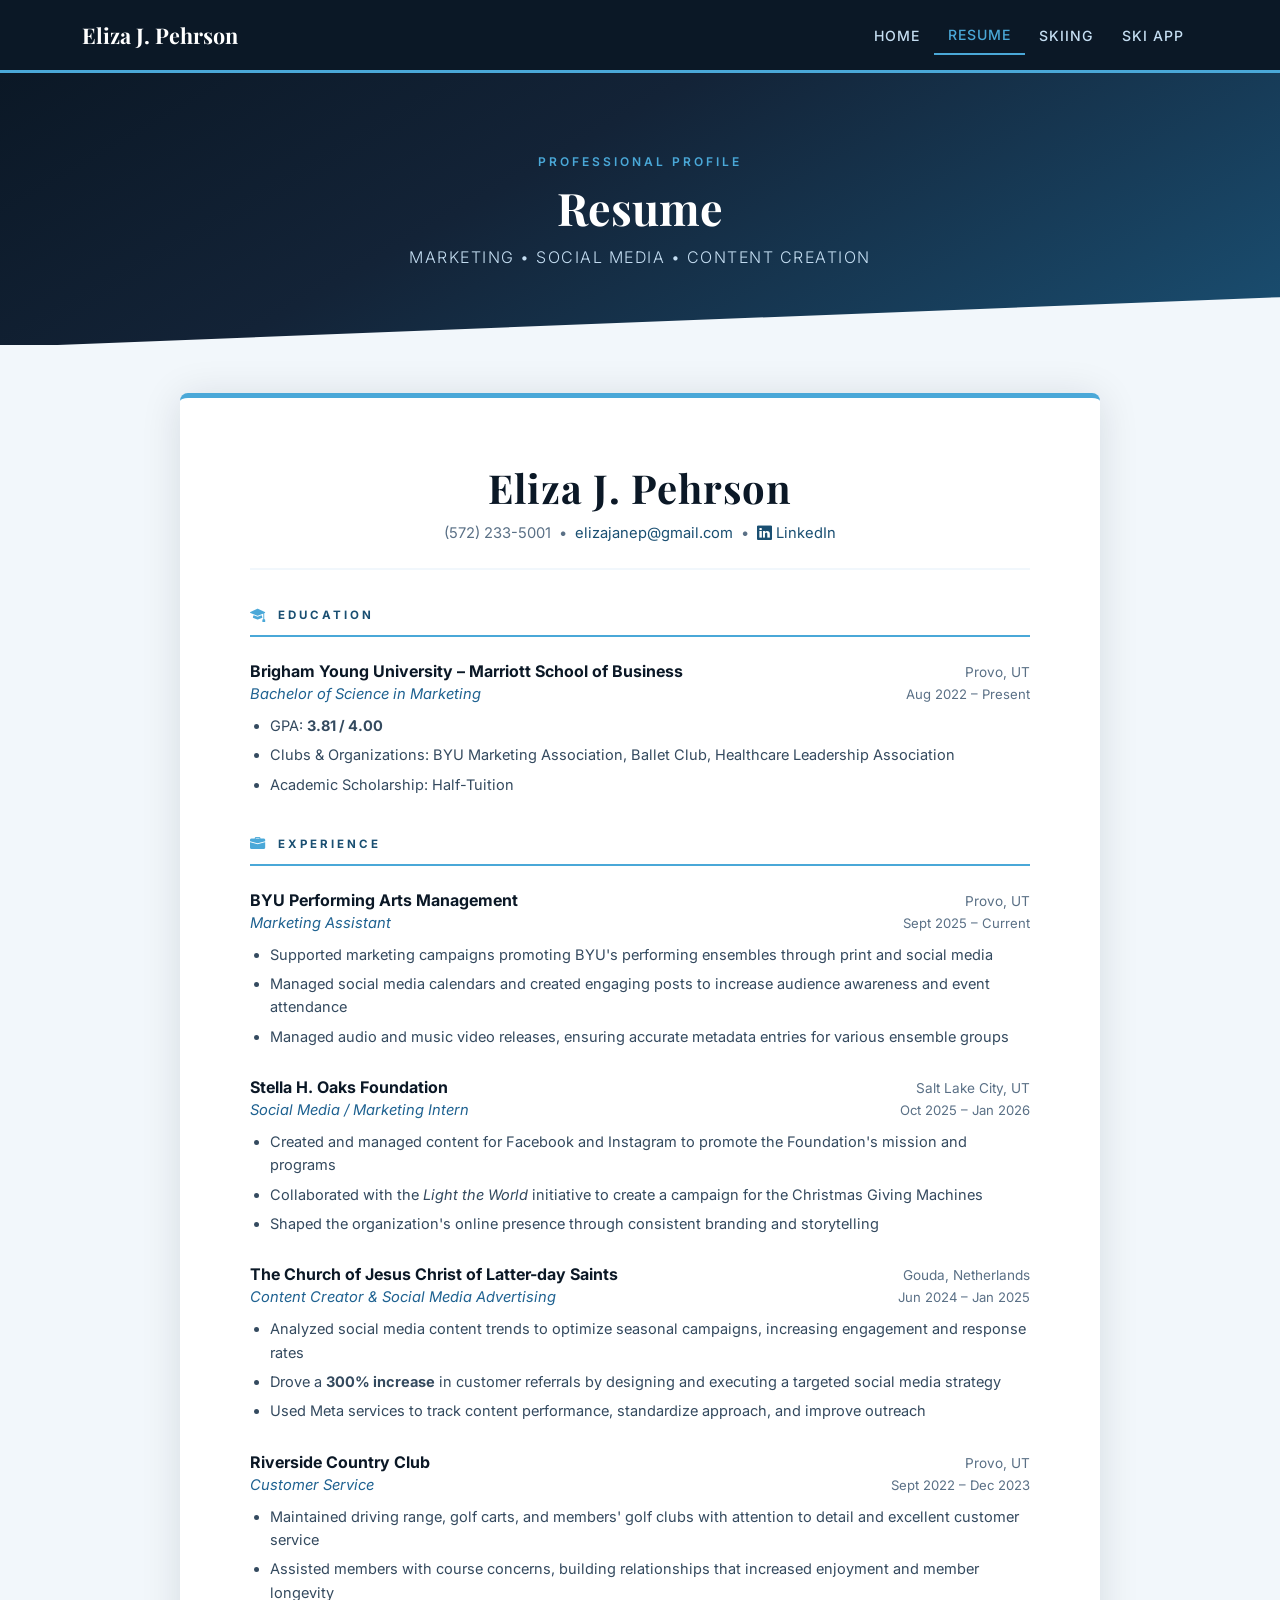
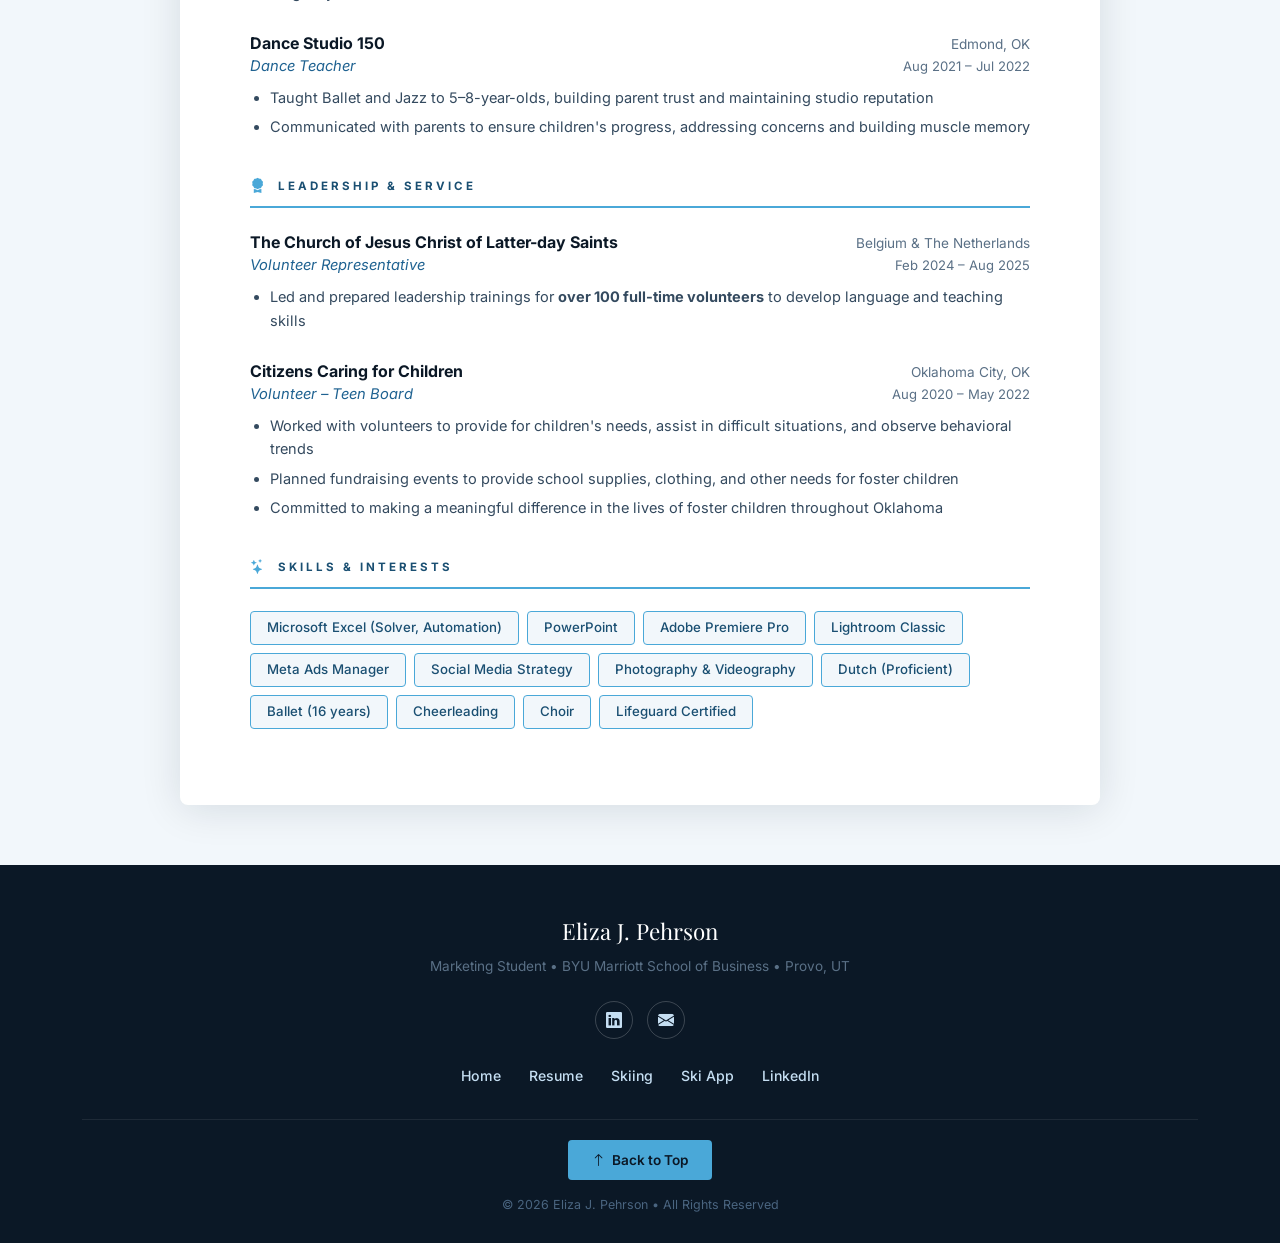
<file: resume.html>
<!DOCTYPE html>
<html lang="en">
<head>
  <meta charset="UTF-8" />
  <meta name="viewport" content="width=device-width, initial-scale=1.0" />
  <title>Resume – Eliza J. Pehrson</title>
  <link rel="stylesheet" href="https://cdn.jsdelivr.net/npm/bootstrap@5.3.2/dist/css/bootstrap.min.css" />
  <link rel="stylesheet" href="https://cdn.jsdelivr.net/npm/bootstrap-icons@1.11.3/font/bootstrap-icons.min.css" />
  <link rel="preconnect" href="https://fonts.googleapis.com" />
  <link href="https://fonts.googleapis.com/css2?family=Playfair+Display:wght@400;700&family=Inter:wght@300;400;500;600&display=swap" rel="stylesheet" />
  <style>
    :root {
      --navy:  #0b1826;
      --navy2: #132337;
      --blue:  #1a4f72;
      --mid:   #1f6291;
      --accent:#4aa8d8;
      --ice:   #c5def2;
      --snow:  #f2f7fb;
      --white: #ffffff;
      --text:  #1e2d3d;
      --muted: #5a7086;
    }

    body {
      font-family: 'Inter', sans-serif;
      background-color: var(--snow);
      color: var(--text);
    }

    /* ===== NAVBAR ===== */
    .navbar {
      background-color: var(--navy) !important;
      border-bottom: 3px solid var(--accent);
      padding: 14px 0;
    }
    .navbar-brand {
      color: #fff !important;
      font-family: 'Playfair Display', serif;
      font-size: 1.35rem;
      font-weight: 700;
    }
    .nav-link {
      color: var(--ice) !important;
      font-size: 0.88rem;
      font-weight: 500;
      letter-spacing: 1px;
      text-transform: uppercase;
      padding: 8px 14px !important;
      transition: color 0.2s;
    }
    .nav-link:hover, .nav-link.active { color: var(--accent) !important; }
    .nav-link.active { border-bottom: 2px solid var(--accent); }

    /* ===== PAGE HEADER ===== */
    .page-header {
      background: linear-gradient(150deg, var(--navy) 0%, var(--navy2) 40%, var(--blue) 100%);
      color: #fff;
      padding: 70px 0 60px;
      position: relative;
      text-align: center;
    }
    .page-header::after {
      content: '';
      position: absolute;
      bottom: -2px; left: 0; right: 0;
      height: 50px;
      background: var(--snow);
      clip-path: polygon(0 100%, 100% 100%, 100% 0);
    }
    .page-header .label {
      font-size: 0.75rem;
      font-weight: 600;
      text-transform: uppercase;
      letter-spacing: 3px;
      color: var(--accent);
      margin-bottom: 10px;
    }
    .page-header h1 {
      font-family: 'Playfair Display', serif;
      font-size: 2.8rem;
      font-weight: 700;
    }
    .page-header p {
      color: var(--ice);
      font-size: 1rem;
      font-weight: 300;
      letter-spacing: 1.5px;
      text-transform: uppercase;
      margin-top: 10px;
    }

    /* ===== RESUME WRAPPER ===== */
    .resume-wrapper {
      background: var(--white);
      border-radius: 8px;
      box-shadow: 0 4px 40px rgba(11,24,38,0.12);
      padding: 60px 70px;
      margin: 48px auto 60px;
      max-width: 920px;
      border-top: 5px solid var(--accent);
    }

    .resume-name {
      font-family: 'Playfair Display', serif;
      font-size: 2.5rem;
      font-weight: 700;
      color: var(--navy);
      letter-spacing: 1px;
      text-align: center;
      margin-bottom: 4px;
    }
    .resume-contact {
      text-align: center;
      color: var(--muted);
      font-size: 0.92rem;
      margin-bottom: 8px;
    }
    .resume-contact a { color: var(--blue); text-decoration: none; }
    .resume-contact a:hover { text-decoration: underline; }
    .resume-top-rule {
      border: none;
      border-top: 2px solid var(--ice);
      margin: 24px 0 34px;
    }

    /* ===== SECTION HEADERS ===== */
    .resume-section { margin-bottom: 36px; }
    .resume-section-title {
      font-size: 0.72rem;
      font-weight: 700;
      color: var(--blue);
      text-transform: uppercase;
      letter-spacing: 3px;
      border-bottom: 2px solid var(--accent);
      padding-bottom: 8px;
      margin-bottom: 22px;
      display: flex;
      align-items: center;
      gap: 10px;
    }
    .resume-section-title i { font-size: 0.95rem; color: var(--accent); }

    /* ===== ENTRIES ===== */
    .resume-entry { margin-bottom: 26px; }
    .entry-row {
      display: flex;
      justify-content: space-between;
      align-items: baseline;
      flex-wrap: wrap;
      gap: 4px;
    }
    .entry-org {
      font-weight: 700;
      font-size: 1rem;
      color: var(--navy);
    }
    .entry-loc {
      font-size: 0.85rem;
      color: var(--muted);
      white-space: nowrap;
    }
    .entry-role {
      font-style: italic;
      font-size: 0.92rem;
      color: var(--mid);
    }
    .entry-dates {
      font-size: 0.82rem;
      color: var(--muted);
      white-space: nowrap;
    }
    .resume-entry ul {
      margin-top: 10px;
      padding-left: 20px;
    }
    .resume-entry ul li {
      font-size: 0.91rem;
      color: #344a5f;
      margin-bottom: 6px;
      line-height: 1.6;
    }

    /* ===== SKILLS ===== */
    .skill-chips {
      display: flex;
      flex-wrap: wrap;
      gap: 8px;
      padding: 0;
      list-style: none;
    }
    .skill-chips li {
      background: var(--snow);
      border: 1.5px solid var(--accent);
      color: var(--blue);
      border-radius: 4px;
      padding: 6px 16px;
      font-size: 0.83rem;
      font-weight: 500;
    }

    /* ===== FOOTER ===== */
    footer {
      background-color: var(--navy);
      color: var(--ice);
      padding: 50px 0 28px;
      text-align: center;
    }
    .footer-brand {
      font-family: 'Playfair Display', serif;
      font-size: 1.4rem;
      color: #fff;
      margin-bottom: 8px;
    }
    .footer-tagline { font-size: 0.85rem; color: var(--muted); margin-bottom: 24px; }
    .footer-links a {
      color: var(--ice);
      text-decoration: none;
      font-size: 0.88rem;
      margin: 0 12px;
      font-weight: 500;
      transition: color 0.2s;
    }
    .footer-links a:hover { color: var(--accent); }
    .footer-social a {
      display: inline-flex;
      align-items: center;
      justify-content: center;
      width: 38px; height: 38px;
      border: 1.5px solid rgba(255,255,255,0.2);
      border-radius: 50%;
      color: var(--ice);
      font-size: 1rem;
      margin: 0 5px;
      text-decoration: none;
      transition: all 0.2s;
    }
    .footer-social a:hover { border-color: var(--accent); color: var(--accent); transform: translateY(-2px); }
    .footer-bottom {
      border-top: 1px solid rgba(255,255,255,0.08);
      margin-top: 32px;
      padding-top: 20px;
      font-size: 0.78rem;
      color: #4a6580;
    }
    .back-to-top {
      display: inline-flex;
      align-items: center;
      gap: 6px;
      background-color: var(--accent);
      color: var(--navy);
      padding: 10px 24px;
      border-radius: 4px;
      font-size: 0.85rem;
      font-weight: 600;
      text-decoration: none;
      transition: all 0.2s;
    }
    .back-to-top:hover { background-color: #fff; color: var(--navy); transform: translateY(-2px); }

    @media (max-width: 640px) {
      .resume-wrapper { padding: 30px 20px; }
      .entry-row { flex-direction: column; }
    }
  </style>
</head>
<body>
  <div id="top"></div>

  <!-- NAVBAR -->
  <nav class="navbar navbar-expand-lg sticky-top">
    <div class="container">
      <a class="navbar-brand" href="index.html">Eliza J. Pehrson</a>
      <button class="navbar-toggler" type="button" data-bs-toggle="collapse" data-bs-target="#navMenu">
        <span class="navbar-toggler-icon" style="filter:invert(1);"></span>
      </button>
      <div class="collapse navbar-collapse" id="navMenu">
        <ul class="navbar-nav ms-auto align-items-center">
          <li class="nav-item"><a class="nav-link" href="index.html">Home</a></li>
          <li class="nav-item"><a class="nav-link active" href="resume.html">Resume</a></li>
          <li class="nav-item"><a class="nav-link" href="scratch.html">Skiing</a></li>
          <li class="nav-item"><a class="nav-link" href="app.html">Ski App</a></li>
        </ul>
      </div>
    </div>
  </nav>

  <!-- PAGE HEADER -->
  <div class="page-header">
    <div class="container">
      <p class="label">Professional Profile</p>
      <h1>Resume</h1>
      <p>Marketing &bull; Social Media &bull; Content Creation</p>
    </div>
  </div>

  <!-- RESUME -->
  <div class="container">
    <div class="resume-wrapper">

      <div class="resume-name">Eliza J. Pehrson</div>
      <div class="resume-contact">
        (572) 233-5001 &nbsp;&bull;&nbsp;
        <a href="mailto:elizajanep@gmail.com">elizajanep@gmail.com</a>
        &nbsp;&bull;&nbsp;
        <a href="https://www.linkedin.com/in/eliza-pehrson-025875394" target="_blank"><i class="bi bi-linkedin me-1"></i>LinkedIn</a>
      </div>
      <hr class="resume-top-rule" />

      <!-- EDUCATION -->
      <div class="resume-section">
        <div class="resume-section-title"><i class="bi bi-mortarboard-fill"></i>Education</div>
        <div class="resume-entry">
          <div class="entry-row">
            <span class="entry-org">Brigham Young University – Marriott School of Business</span>
            <span class="entry-loc">Provo, UT</span>
          </div>
          <div class="entry-row">
            <span class="entry-role">Bachelor of Science in Marketing</span>
            <span class="entry-dates">Aug 2022 – Present</span>
          </div>
          <ul>
            <li>GPA: <strong>3.81 / 4.00</strong></li>
            <li>Clubs &amp; Organizations: BYU Marketing Association, Ballet Club, Healthcare Leadership Association</li>
            <li>Academic Scholarship: Half-Tuition</li>
          </ul>
        </div>
      </div>

      <!-- EXPERIENCE -->
      <div class="resume-section">
        <div class="resume-section-title"><i class="bi bi-briefcase-fill"></i>Experience</div>

        <div class="resume-entry">
          <div class="entry-row">
            <span class="entry-org">BYU Performing Arts Management</span>
            <span class="entry-loc">Provo, UT</span>
          </div>
          <div class="entry-row">
            <span class="entry-role">Marketing Assistant</span>
            <span class="entry-dates">Sept 2025 – Current</span>
          </div>
          <ul>
            <li>Supported marketing campaigns promoting BYU's performing ensembles through print and social media</li>
            <li>Managed social media calendars and created engaging posts to increase audience awareness and event attendance</li>
            <li>Managed audio and music video releases, ensuring accurate metadata entries for various ensemble groups</li>
          </ul>
        </div>

        <div class="resume-entry">
          <div class="entry-row">
            <span class="entry-org">Stella H. Oaks Foundation</span>
            <span class="entry-loc">Salt Lake City, UT</span>
          </div>
          <div class="entry-row">
            <span class="entry-role">Social Media / Marketing Intern</span>
            <span class="entry-dates">Oct 2025 – Jan 2026</span>
          </div>
          <ul>
            <li>Created and managed content for Facebook and Instagram to promote the Foundation's mission and programs</li>
            <li>Collaborated with the <em>Light the World</em> initiative to create a campaign for the Christmas Giving Machines</li>
            <li>Shaped the organization's online presence through consistent branding and storytelling</li>
          </ul>
        </div>

        <div class="resume-entry">
          <div class="entry-row">
            <span class="entry-org">The Church of Jesus Christ of Latter-day Saints</span>
            <span class="entry-loc">Gouda, Netherlands</span>
          </div>
          <div class="entry-row">
            <span class="entry-role">Content Creator &amp; Social Media Advertising</span>
            <span class="entry-dates">Jun 2024 – Jan 2025</span>
          </div>
          <ul>
            <li>Analyzed social media content trends to optimize seasonal campaigns, increasing engagement and response rates</li>
            <li>Drove a <strong>300% increase</strong> in customer referrals by designing and executing a targeted social media strategy</li>
            <li>Used Meta services to track content performance, standardize approach, and improve outreach</li>
          </ul>
        </div>

        <div class="resume-entry">
          <div class="entry-row">
            <span class="entry-org">Riverside Country Club</span>
            <span class="entry-loc">Provo, UT</span>
          </div>
          <div class="entry-row">
            <span class="entry-role">Customer Service</span>
            <span class="entry-dates">Sept 2022 – Dec 2023</span>
          </div>
          <ul>
            <li>Maintained driving range, golf carts, and members' golf clubs with attention to detail and excellent customer service</li>
            <li>Assisted members with course concerns, building relationships that increased enjoyment and member longevity</li>
          </ul>
        </div>

        <div class="resume-entry">
          <div class="entry-row">
            <span class="entry-org">Dance Studio 150</span>
            <span class="entry-loc">Edmond, OK</span>
          </div>
          <div class="entry-row">
            <span class="entry-role">Dance Teacher</span>
            <span class="entry-dates">Aug 2021 – Jul 2022</span>
          </div>
          <ul>
            <li>Taught Ballet and Jazz to 5–8-year-olds, building parent trust and maintaining studio reputation</li>
            <li>Communicated with parents to ensure children's progress, addressing concerns and building muscle memory</li>
          </ul>
        </div>
      </div>

      <!-- LEADERSHIP & SERVICE -->
      <div class="resume-section">
        <div class="resume-section-title"><i class="bi bi-award-fill"></i>Leadership &amp; Service</div>

        <div class="resume-entry">
          <div class="entry-row">
            <span class="entry-org">The Church of Jesus Christ of Latter-day Saints</span>
            <span class="entry-loc">Belgium &amp; The Netherlands</span>
          </div>
          <div class="entry-row">
            <span class="entry-role">Volunteer Representative</span>
            <span class="entry-dates">Feb 2024 – Aug 2025</span>
          </div>
          <ul>
            <li>Led and prepared leadership trainings for <strong>over 100 full-time volunteers</strong> to develop language and teaching skills</li>
          </ul>
        </div>

        <div class="resume-entry">
          <div class="entry-row">
            <span class="entry-org">Citizens Caring for Children</span>
            <span class="entry-loc">Oklahoma City, OK</span>
          </div>
          <div class="entry-row">
            <span class="entry-role">Volunteer – Teen Board</span>
            <span class="entry-dates">Aug 2020 – May 2022</span>
          </div>
          <ul>
            <li>Worked with volunteers to provide for children's needs, assist in difficult situations, and observe behavioral trends</li>
            <li>Planned fundraising events to provide school supplies, clothing, and other needs for foster children</li>
            <li>Committed to making a meaningful difference in the lives of foster children throughout Oklahoma</li>
          </ul>
        </div>
      </div>

      <!-- SKILLS & INTERESTS -->
      <div class="resume-section" style="margin-bottom:0;">
        <div class="resume-section-title"><i class="bi bi-stars"></i>Skills &amp; Interests</div>
        <ul class="skill-chips">
          <li>Microsoft Excel (Solver, Automation)</li>
          <li>PowerPoint</li>
          <li>Adobe Premiere Pro</li>
          <li>Lightroom Classic</li>
          <li>Meta Ads Manager</li>
          <li>Social Media Strategy</li>
          <li>Photography &amp; Videography</li>
          <li>Dutch (Proficient)</li>
          <li>Ballet (16 years)</li>
          <li>Cheerleading</li>
          <li>Choir</li>
          <li>Lifeguard Certified</li>
        </ul>
      </div>

    </div>
  </div>

  <!-- FOOTER -->
  <footer>
    <div class="container text-center">
      <div class="footer-brand">Eliza J. Pehrson</div>
      <div class="footer-tagline">Marketing Student &bull; BYU Marriott School of Business &bull; Provo, UT</div>

      <div class="footer-social mb-4">
        <a href="https://www.linkedin.com/in/eliza-pehrson-025875394" target="_blank" title="LinkedIn"><i class="bi bi-linkedin"></i></a>
        <a href="mailto:elizajanep@gmail.com" title="Email"><i class="bi bi-envelope-fill"></i></a>
      </div>

      <div class="footer-links mb-4">
        <a href="index.html">Home</a>
        <a href="resume.html">Resume</a>
        <a href="scratch.html">Skiing</a>
        <a href="app.html">Ski App</a>
        <a href="https://www.linkedin.com/in/eliza-pehrson-025875394" target="_blank">LinkedIn</a>
      </div>

      <div class="footer-bottom">
        <div class="mb-3">
          <a href="#top" class="back-to-top"><i class="bi bi-arrow-up"></i>Back to Top</a>
        </div>
        <p class="mb-0">&copy; 2026 Eliza J. Pehrson &bull; All Rights Reserved</p>
      </div>
    </div>
  </footer>

  <script src="https://cdn.jsdelivr.net/npm/bootstrap@5.3.2/dist/js/bootstrap.bundle.min.js"></script>
</body>
</html>
</file>
